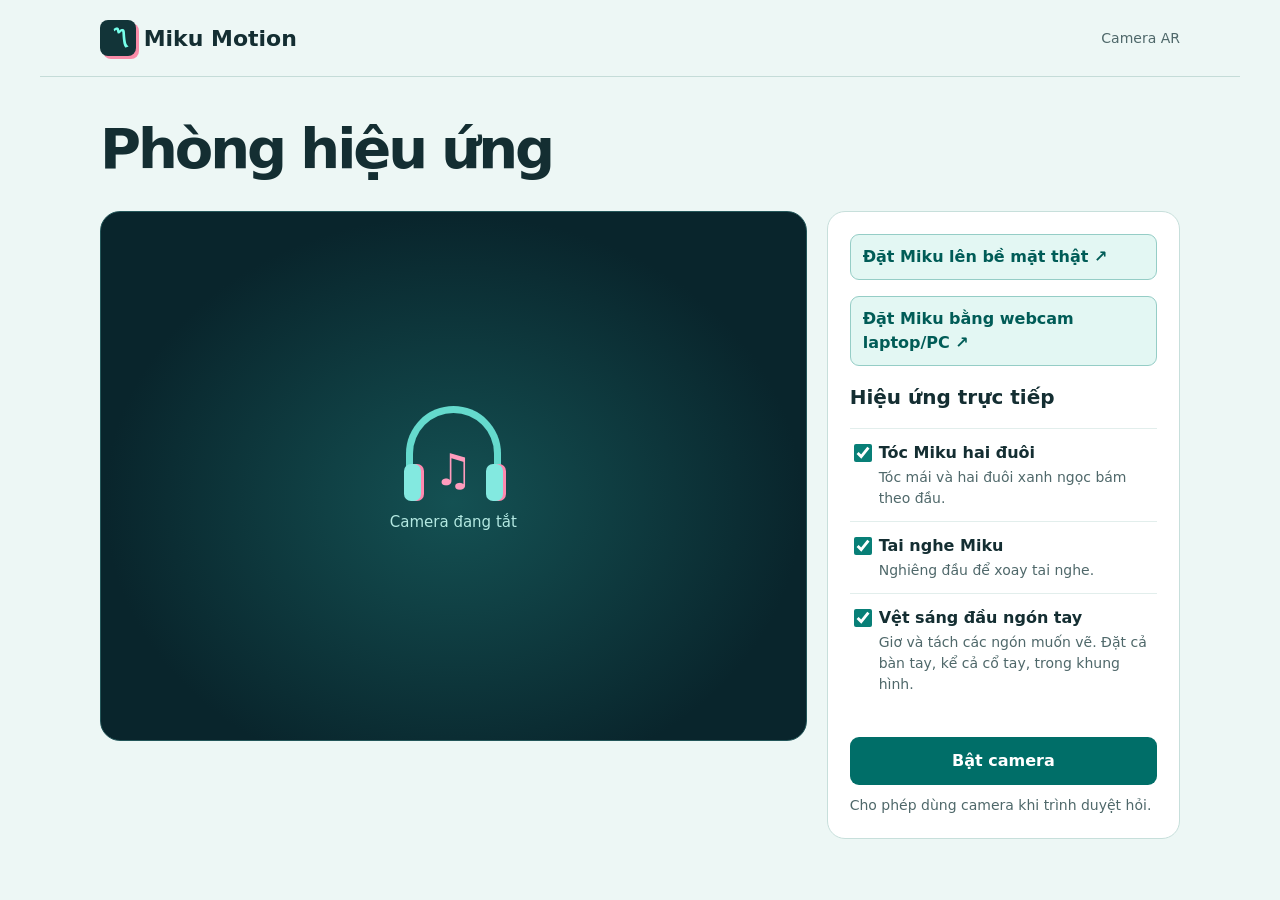
<file: miku-motion-vercel/index.html>
<!doctype html><html lang="vi"><meta charset="utf-8"><meta name="viewport" content="width=device-width,initial-scale=1"><meta name="theme-color" content="#09282b"><title>Miku Motion · Camera AR</title><link rel="stylesheet" href="style.css"><header><strong><i>〽</i> Miku Motion</strong><span>Camera AR</span></header><main><h1>Phòng hiệu ứng</h1><div class="layout"><section id="stage" aria-label="Camera và hiệu ứng"><div id="screen"><video muted playsinline autoplay></video><canvas></canvas></div><div id="idle"><div class="headphones">♫</div><h2>Camera đang tắt</h2></div></section><aside><a class="surfaceLink" href="surface.html">Đặt Miku lên bề mặt thật ↗</a><a class="surfaceLink" href="webcam.html">Đặt Miku bằng webcam laptop/PC ↗</a><h2>Hiệu ứng trực tiếp</h2><label><input id="hair" type="checkbox" checked><b>Tóc Miku hai đuôi</b><small>Tóc mái và hai đuôi xanh ngọc bám theo đầu.</small></label><label><input id="face" type="checkbox" checked><b>Tai nghe Miku</b><small>Nghiêng đầu để xoay tai nghe.</small></label><label><input id="hand" type="checkbox" checked><b>Vệt sáng đầu ngón tay</b><small>Giơ và tách các ngón muốn vẽ. Đặt cả bàn tay, kể cả cổ tay, trong khung hình.</small></label><p id="counts"></p><button id="toggle">Bật camera</button><p id="status" role="status">Cho phép dùng camera khi trình duyệt hỏi.</p></aside></div></main><script type="module" src="app.js"></script></html>
</file>
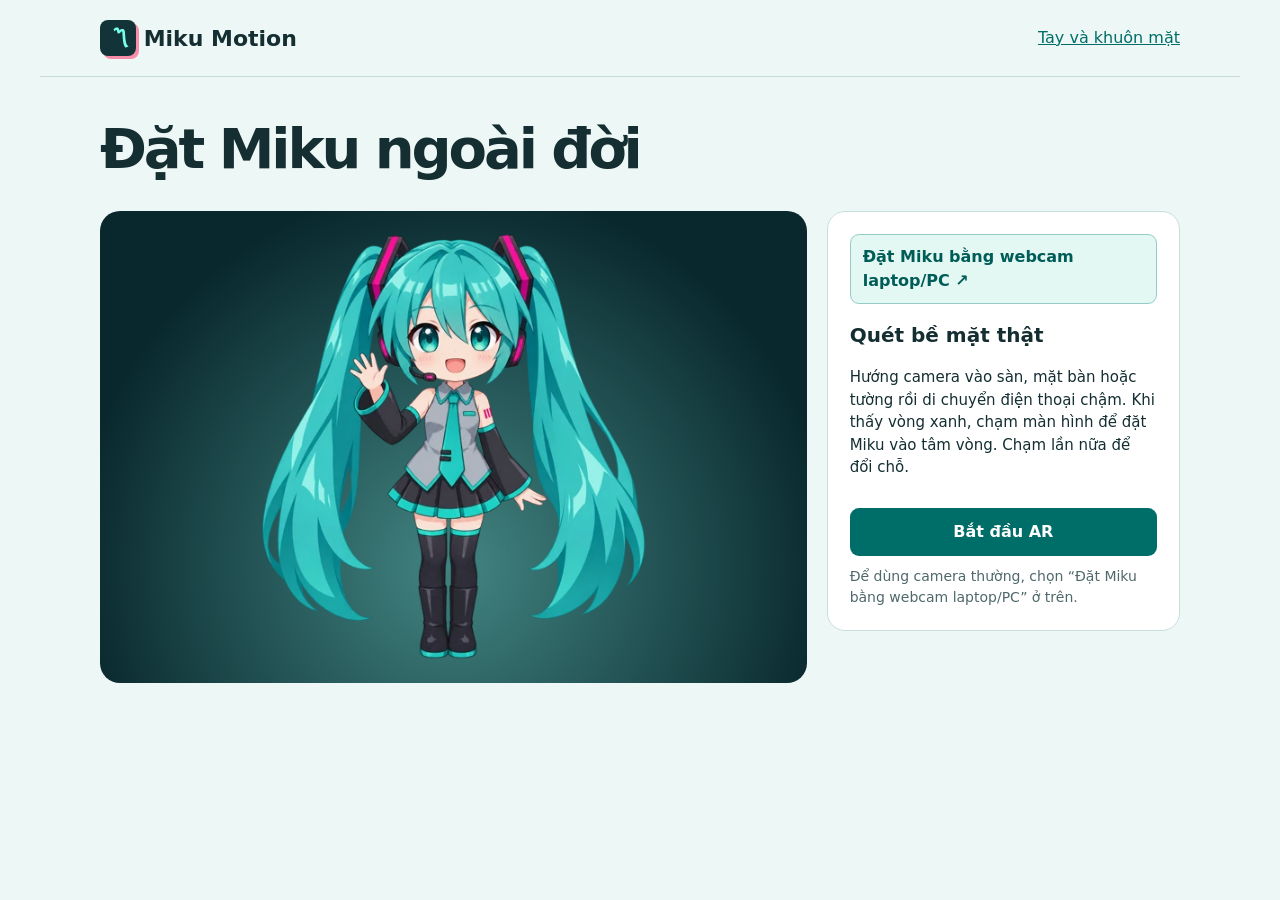
<file: miku-motion-vercel/surface.html>
<!doctype html><html lang="vi"><meta charset="utf-8"><meta name="viewport" content="width=device-width,initial-scale=1"><meta name="theme-color" content="#09282b"><title>Miku ngoài đời · Miku Motion</title><link rel="stylesheet" href="style.css"><header><strong><i>〽</i> Miku Motion</strong><a href="./">Tay và khuôn mặt</a></header><main><h1>Đặt Miku ngoài đời</h1><div class="layout"><section class="diorama"><img src="miku-stand.webp" alt="Miku chibi với hai bím tóc xanh"></section><aside><a class="surfaceLink" href="webcam.html">Đặt Miku bằng webcam laptop/PC ↗</a><h2>Quét bề mặt thật</h2><p>Hướng camera vào sàn, mặt bàn hoặc tường rồi di chuyển điện thoại chậm. Khi thấy vòng xanh, chạm màn hình để đặt Miku vào tâm vòng. Chạm lần nữa để đổi chỗ.</p><button id="start" disabled>Bắt đầu AR</button><p id="status" role="status">Đang kiểm tra hỗ trợ AR…</p></aside></div></main><div id="hud" hidden><span id="hint"></span><button id="exit">Thoát AR</button></div><script type="module" src="surface.js"></script></html>
</file>
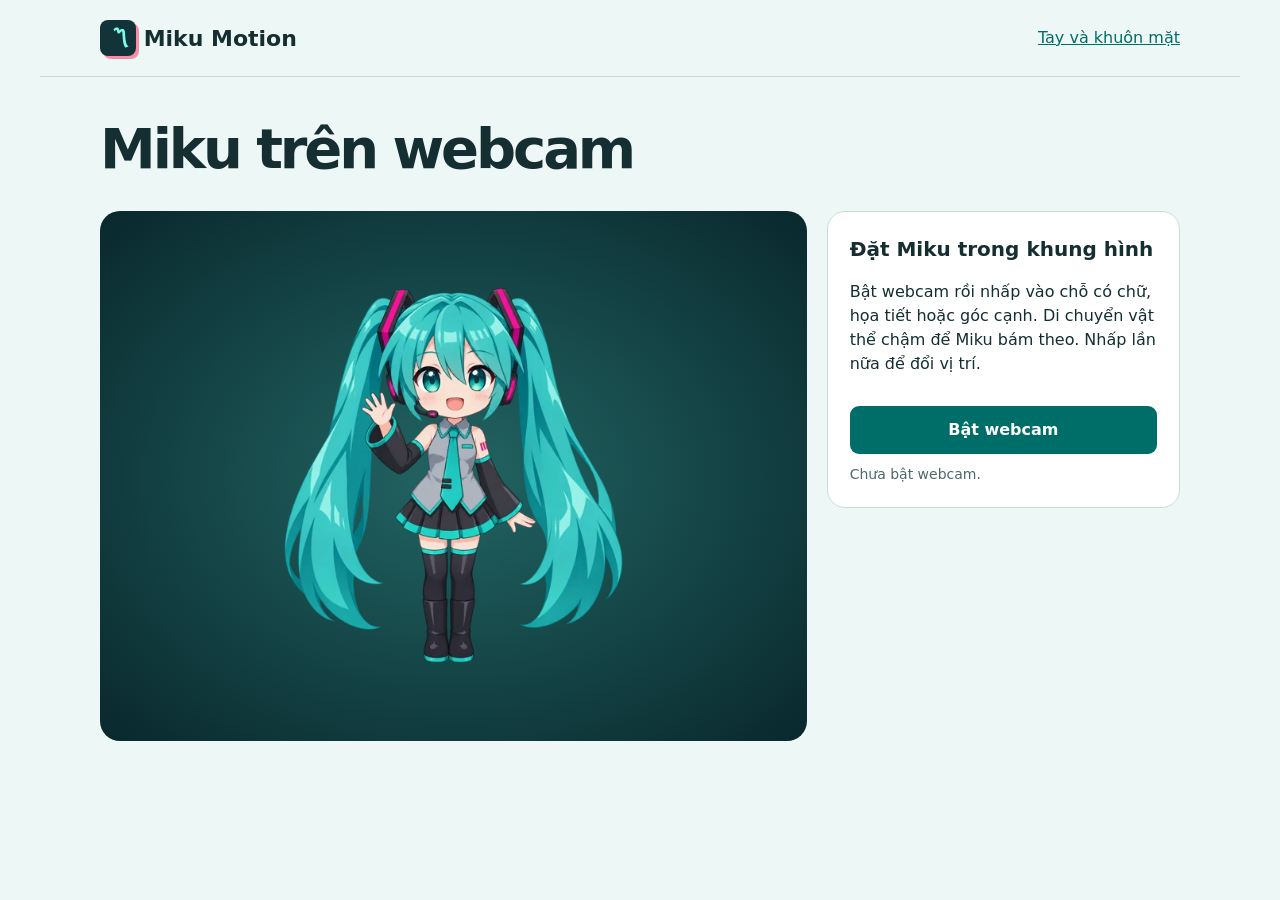
<file: miku-motion-vercel/webcam.html>
<!doctype html><html lang="vi"><meta charset="utf-8"><meta name="viewport" content="width=device-width,initial-scale=1"><title>Miku trên webcam · Miku Motion</title><link rel="stylesheet" href="style.css"><header><strong><i>〽</i> Miku Motion</strong><a href="./">Tay và khuôn mặt</a></header><main><h1>Miku trên webcam</h1><div class="layout"><section id="desk"><img id="poster" src="miku-stand.webp" alt="Miku chibi"><video id="feed" autoplay muted playsinline hidden></video><canvas id="overlay" hidden aria-label="Nhấp để đặt Miku"></canvas></section><aside><h2>Đặt Miku trong khung hình</h2><p>Bật webcam rồi nhấp vào chỗ có chữ, họa tiết hoặc góc cạnh. Di chuyển vật thể chậm để Miku bám theo. Nhấp lần nữa để đổi vị trí.</p><button id="power">Bật webcam</button><button id="center" hidden>Đặt ở giữa khung</button><p id="status" role="status">Chưa bật webcam.</p></aside></div></main><script type="module" src="webcam.js"></script></html>
</file>
<file: miku-motion-vercel/style.css>
*{box-sizing:border-box}body{margin:0;background:#edf7f5;color:#142e32;font:16px/1.5 Inter,system-ui,sans-serif}header,main{max-width:1200px;margin:auto;padding:20px clamp(16px,5vw,60px)}header{display:flex;justify-content:space-between;align-items:center;border-bottom:1px solid #c5dcd8}header strong{font-size:22px}header i{display:inline-grid;place-items:center;background:#123438;color:#76ffea;border-radius:8px;width:36px;height:36px;box-shadow:3px 3px #f98ca8}header span,small,#status{font-size:14px;color:#4f686a}h1{font-size:clamp(32px,5vw,56px);letter-spacing:-.055em;margin:10px 0 20px}.layout{display:grid;grid-template-columns:minmax(0,2fr) minmax(250px,1fr);gap:20px;align-items:start}#stage{position:relative;aspect-ratio:4/3;background:radial-gradient(ellipse at 50% 55%,#145153,#09252c 70%);border-radius:20px;overflow:hidden;display:grid;place-items:center;border:1px solid #235659}#screen{position:relative;width:100%;height:100%;min-height:0}video,canvas{position:absolute;inset:0;width:100%;height:100%;object-fit:contain;transform:scaleX(-1)}#idle{position:absolute;text-align:center;color:#b4e9e2}#idle h2{font-size:15px;font-weight:500}.headphones{width:95px;height:92px;margin:auto;border:7px solid #65dacd;border-bottom:0;border-radius:58px 58px 18px 18px;position:relative;color:#ff9cbd;font-size:44px;padding-top:24px}.headphones:before,.headphones:after{content:'';position:absolute;bottom:-3px;width:17px;height:37px;background:#83e9e0;border-radius:7px;box-shadow:3px 0 #ff88af}.headphones:before{left:-9px}.headphones:after{right:-9px}aside{border:1px solid #c7dfdb;border-radius:18px;background:white;padding:22px}aside h2{font-size:20px;margin:0 0 16px}label{display:grid;grid-template-columns:22px 1fr;gap:2px 7px;align-items:center;padding:12px 0;border-top:1px solid #e2eeec}small{grid-column:2}input{accent-color:#087f77;width:18px;height:18px}button{width:100%;font:inherit;font-weight:bold;color:white;background:#006e68;border:none;border-radius:9px;padding:12px;cursor:pointer;margin-top:14px}#status{margin:10px 0 0}@media(max-width:740px){.layout{grid-template-columns:1fr}main{padding-top:8px}aside{padding:16px}#stage{max-height:60dvh}}
.surfaceLink{display:block;background:#e3f7f3;border:1px solid #95cdc6;color:#005c57;border-radius:9px;text-decoration:none;padding:10px 12px;font-weight:700;margin-bottom:16px}header a{color:#006e68}.diorama{display:grid;place-items:center;min-height:270px;border-radius:20px;background:radial-gradient(ellipse at 50% 75%,#428582,#09282d 76%)}.diorama img{max-height:48vh;width:auto;max-width:75%;margin:20px}.diorama+aside p{font-size:15px}#hud:fullscreen,#hud:xr-overlay{background:transparent}#hud{pointer-events:none;color:white;font-weight:600;padding:18px}#hint,#exit{background:#09282bdd;border-radius:12px;padding:9px 14px}#exit{pointer-events:auto;width:auto;float:right;margin:0}
#desk{position:relative;overflow:hidden;display:grid;place-items:center;background:radial-gradient(ellipse at center,#226563,#09282d);border-radius:20px;aspect-ratio:4/3}#desk video,#desk canvas{transform:none;width:100%;height:100%;position:absolute;inset:0}#desk canvas{cursor:crosshair;touch-action:manipulation}#poster{height:72%;max-width:85%;object-fit:contain}#center{background:#ddf2ec;color:#004c47}#desk [hidden],#center[hidden]{display:none}
</file>
